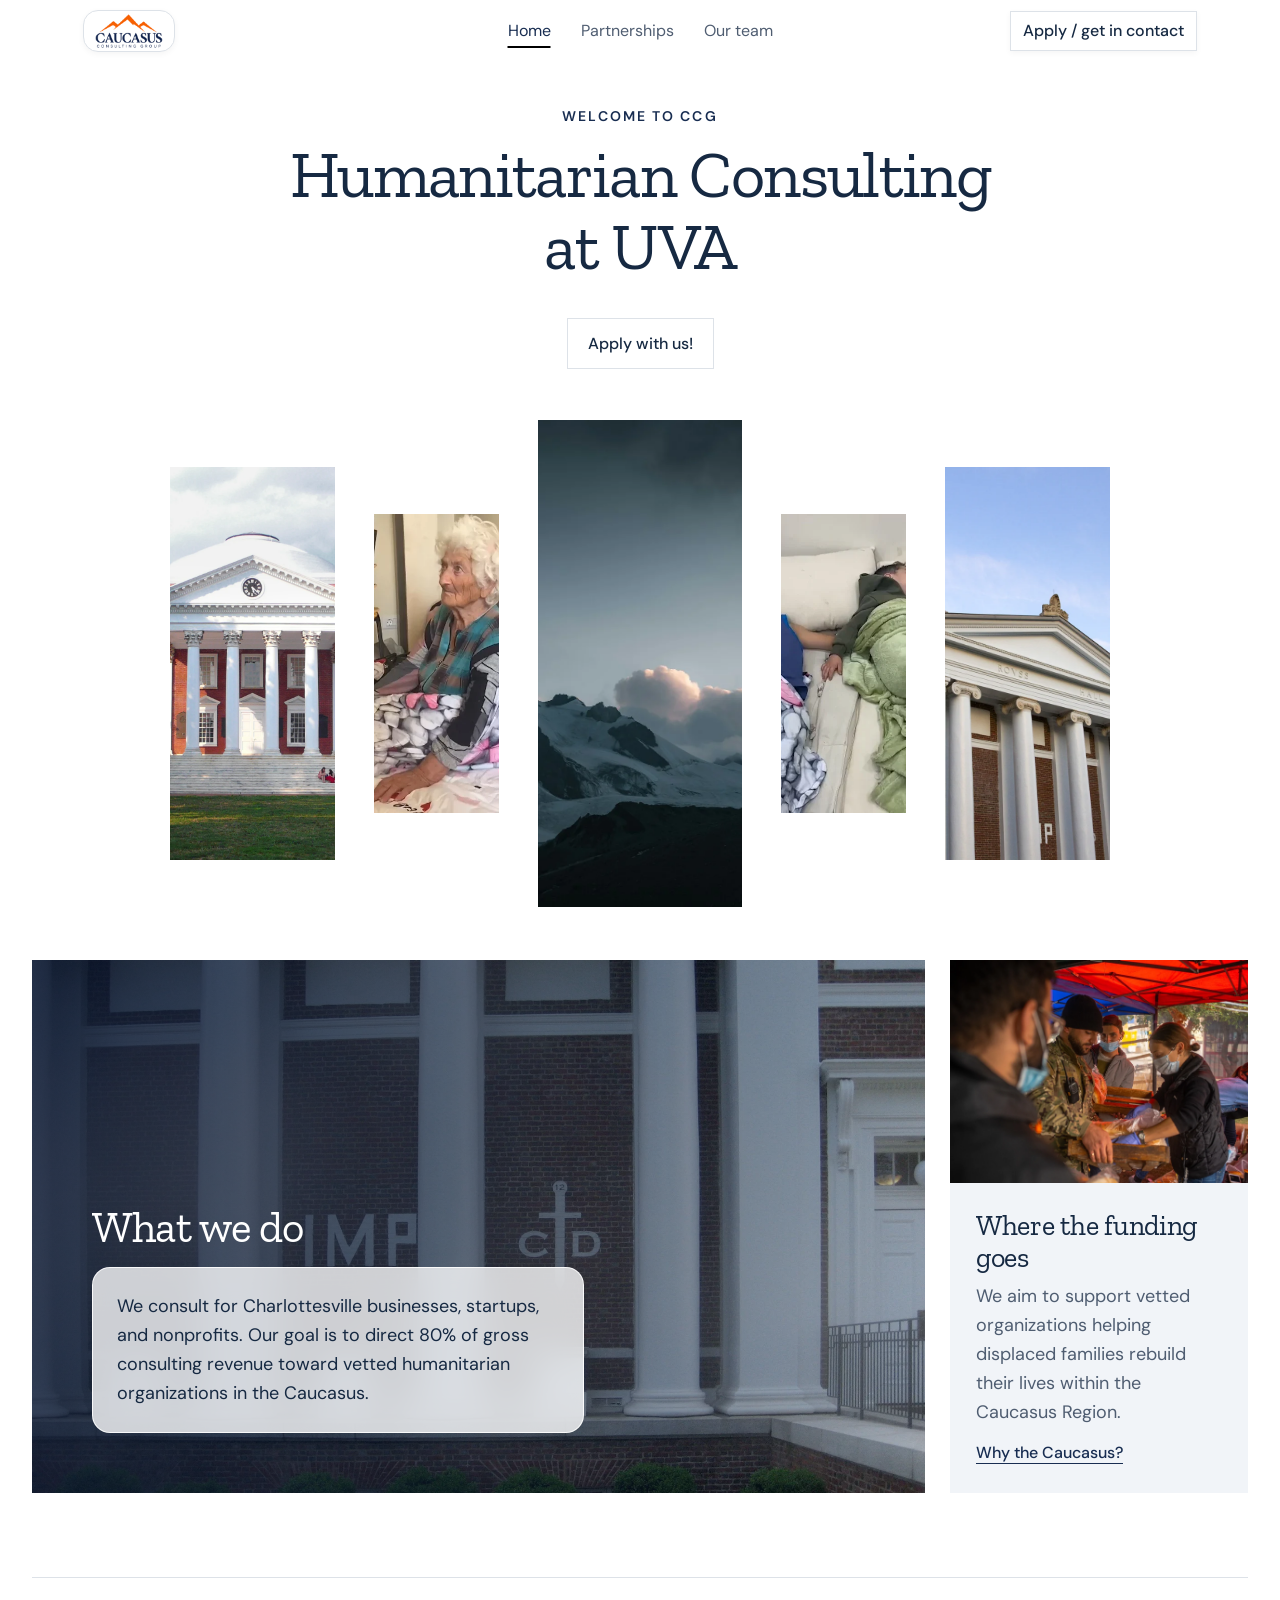
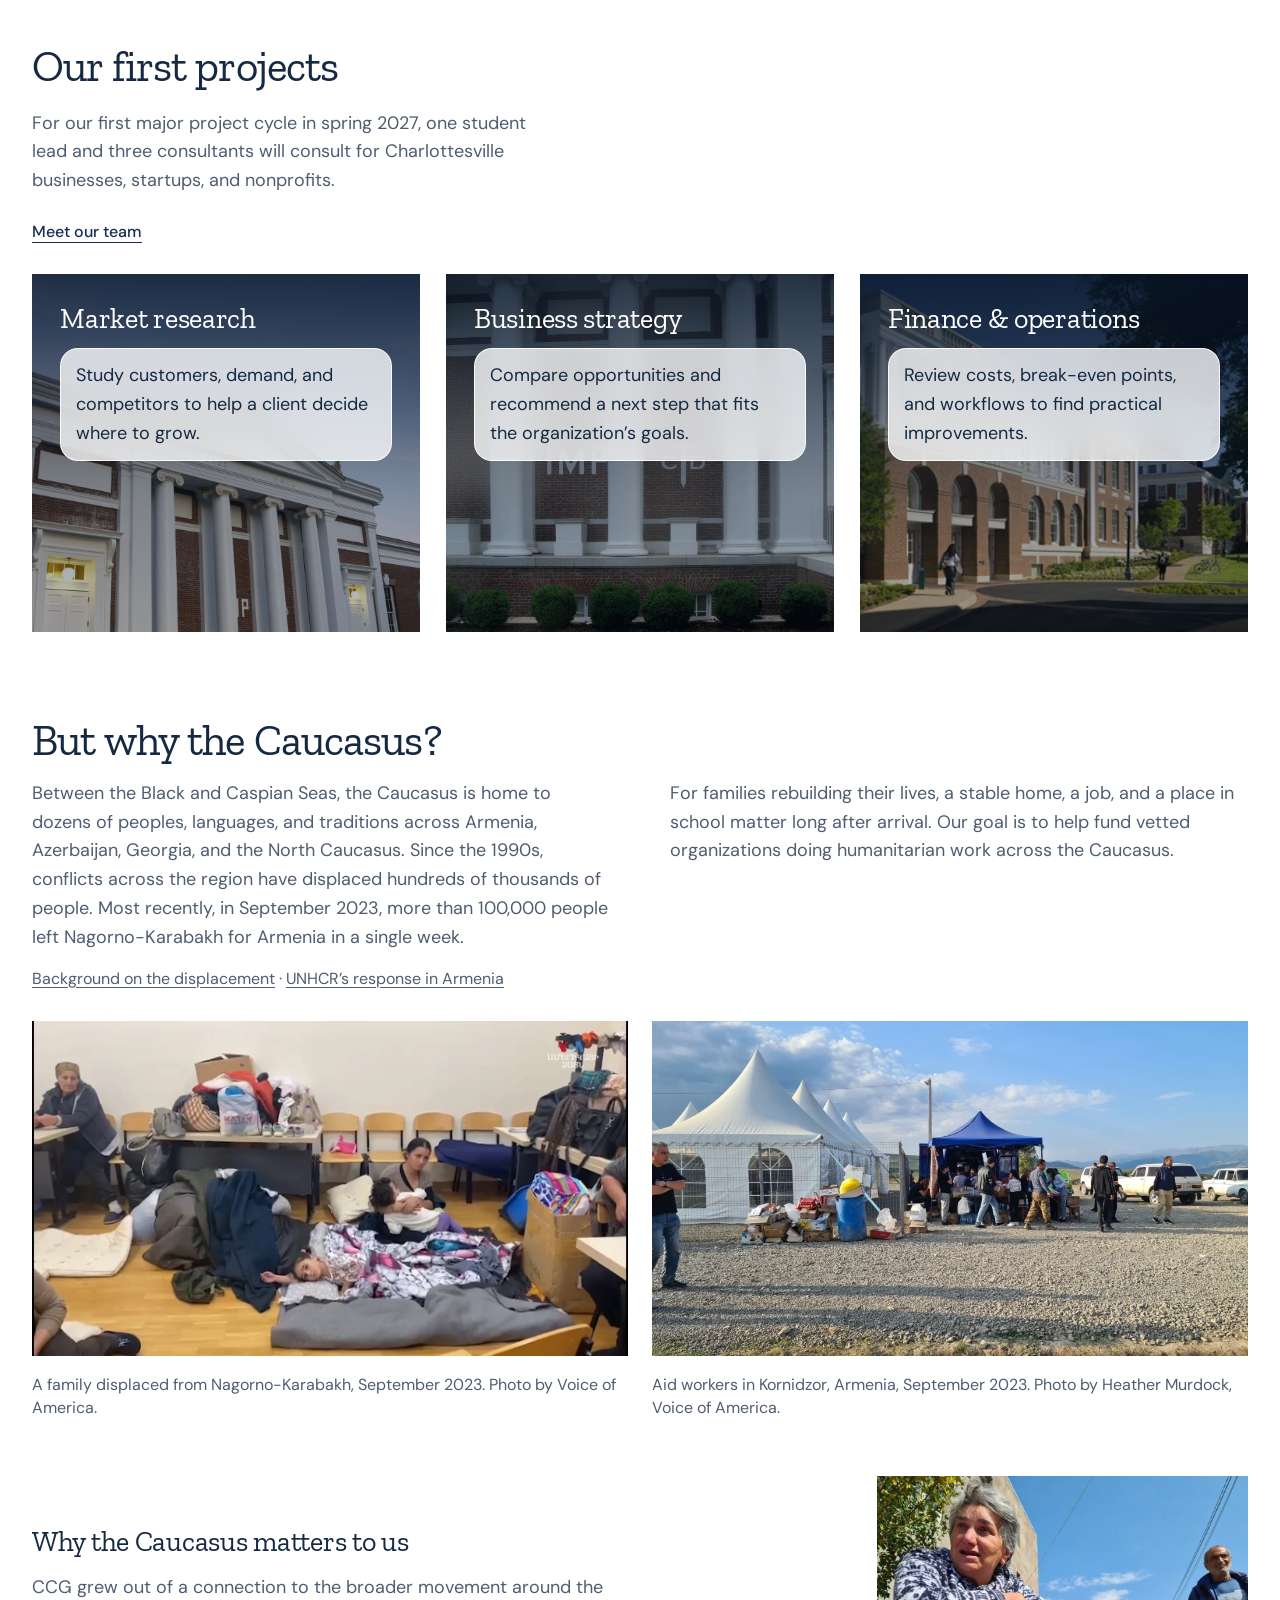
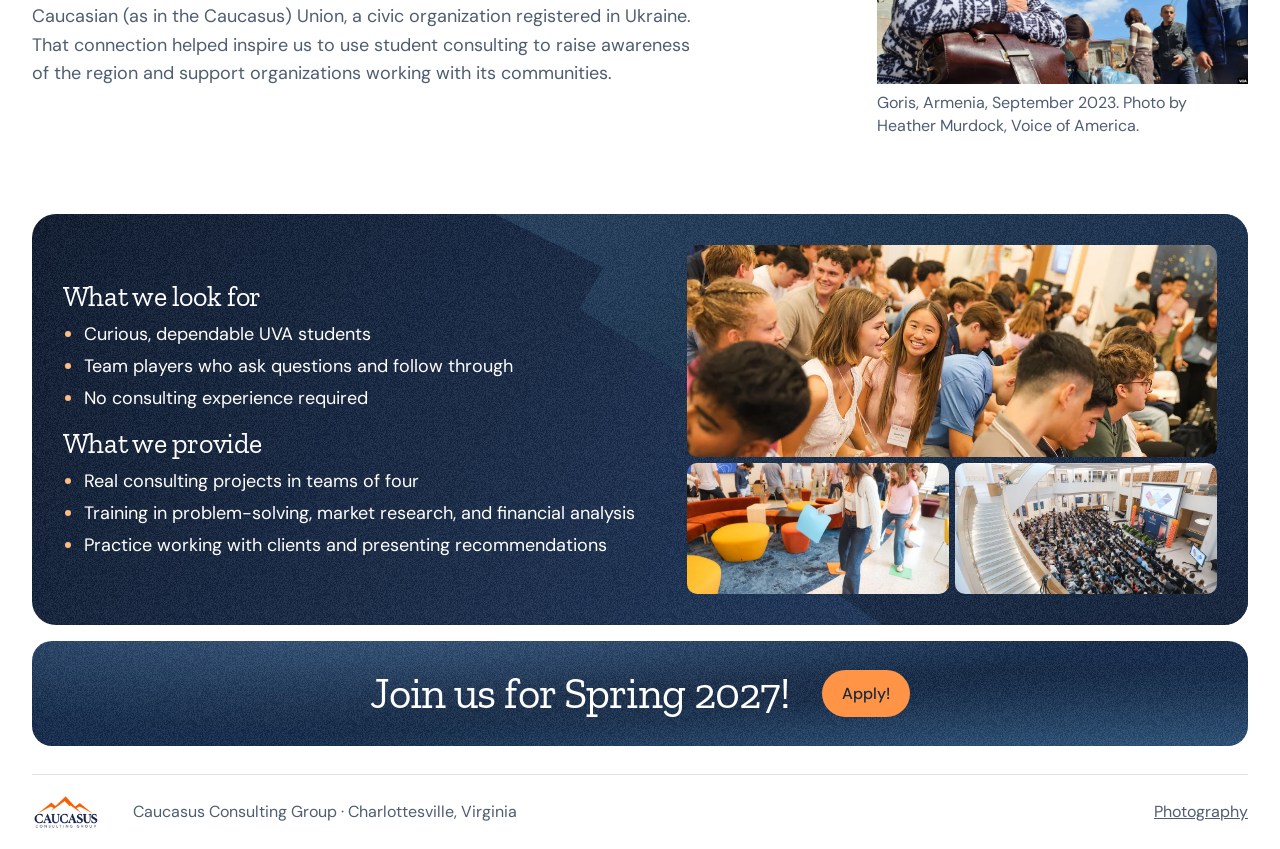
<file: index.html>
<!doctype html><html lang="en"><head><meta charset="utf-8"><meta name="viewport" content="width=device-width,initial-scale=1"><title>Home | Caucasus Consulting Group</title><meta name="description" content="Student-led consulting at UVA with a humanitarian mission in the Caucasus."><link rel="stylesheet" href="fonts.css"><link rel="stylesheet" href="style.css?v=4"><script defer src="site.js"></script></head><body><a class="skip" href="#main">Skip to content</a><header><a class="brand" href="index.html" aria-label="Caucasus Consulting Group home"><img src="assets/ccg.webp" alt="Caucasus Consulting Group"></a><nav aria-label="Main navigation"><a href="index.html" aria-current="page">Home</a><a href="partnerships.html">Partnerships</a><a href="team.html">Our team</a></nav><a class="contactBtn" href="contact.html">Apply / get in contact</a></header><main id="main"><section class="intro home-intro"><p class="label">Welcome to CCG</p><h1>Humanitarian Consulting&#32;
at UVA</h1><a class="btn" href="#recruitment">Apply with us!</a></section>
<section class="gallery" aria-label="UVA and the communities at the heart of our mission">
  <figure class="scene rotunda"><img src="assets/rotunda.webp" alt="The Rotunda at the University of Virginia"></figure>
  <figure class="scene gallery-portrait"><img src="assets/armenia-portrait.webp" alt="A woman displaced from Nagorno-Karabakh sits on a bed in Armenia, September 2023."></figure>
  <figure class="scene mountains"><img src="assets/mountains.webp" alt="Mount Kazbek in the Caucasus Mountains"></figure>
  <figure class="scene gallery-children"><img src="assets/armenia-children.webp" alt="Two children displaced from Nagorno-Karabakh rest in Armenia, September 2023."></figure>
  <figure class="scene mcintire"><img src="assets/mcintire.webp" alt="McIntire School of Commerce"></figure>
</section>
<div class="work consulting-overview">
  <section class="consulting-intro" aria-labelledby="work-heading">
    <img class="mcintire-feature" src="assets/mcintire-campus.webp" loading="lazy" alt="White columns along the brick façade of Rouss Hall at UVA’s McIntire School of Commerce">
    <div class="consulting-copy">
      <h2 id="work-heading">What we do</h2>
      <p class="consulting-description glass-panel">We consult for Charlottesville businesses, startups, and nonprofits. Our goal is to direct 80% of gross consulting revenue toward vetted humanitarian organizations in the Caucasus.</p>
    </div>
  </section>
  <aside class="aid-focus" aria-labelledby="aid-focus-heading">
    <img src="assets/armenia-2.webp" loading="lazy" alt="Volunteers in Yerevan sort donated supplies for displaced families.">
    <div>
      <h3 id="aid-focus-heading">Where the funding goes</h3>
      <p>We aim to support vetted organizations helping displaced families rebuild their lives within the Caucasus Region.</p>
      <a class="link" href="#region-heading">Why the Caucasus?</a>
    </div>
  </aside>
</div>
<section class="work project-cycle" aria-labelledby="projects-heading">
  <div><h2 id="projects-heading">Our first projects</h2><p>For our first major project cycle in spring 2027, one student lead and three consultants will consult for Charlottesville businesses, startups, and nonprofits.</p><a class="link" href="team.html">Meet our team</a></div>
  <div class="services">
    <div class="service-card">
      <img src="assets/mcintire.webp" loading="lazy" alt="">
      <div class="service-content"><h3>Market research</h3><p class="glass-panel">Study customers, demand, and competitors to help a client decide where to grow.</p></div>
    </div>
    <div class="service-card">
      <img src="assets/mcintire-campus.webp" loading="lazy" alt="">
      <div class="service-content"><h3>Business strategy</h3><p class="glass-panel">Compare opportunities and recommend a next step that fits the organization’s goals.</p></div>
    </div>
    <div class="service-card">
      <img src="assets/mcintire-rouss.webp" loading="lazy" alt="">
      <div class="service-content"><h3>Finance &amp; operations</h3><p class="glass-panel">Review costs, break-even points, and workflows to find practical improvements.</p></div>
    </div>
  </div>
</section>
<section class="region people-region" aria-labelledby="region-heading">

  <div>

    <h2 id="region-heading">But why the Caucasus?</h2>
    <p>Between the Black and Caspian Seas, the Caucasus is home to dozens of peoples, languages, and traditions across Armenia, Azerbaijan, Georgia, and the North Caucasus. Since the 1990s, conflicts across the region have displaced hundreds of thousands of people. Most recently, in September 2023, more than 100,000 people left Nagorno-Karabakh for Armenia in a single week.</p>
    <p>For families rebuilding their lives, a stable home, a job, and a place in school matter long after arrival. Our goal is to help fund vetted organizations doing humanitarian work across the Caucasus.</p>
    <p class="region-sources"><a href="https://www.ushmm.org/genocide-prevention/blog/refugees-from-nagorno-karabakh-face-uncertain-future-one-year-after-fleeing">Background on the displacement</a> · <a href="https://www.unhcr.org/am/en/refugee-response-and-coordination-0">UNHCR’s response in Armenia</a></p>
  </div>
  <div class="documentary">
    <figure><img src="assets/armenia-1.webp" loading="lazy" alt="A family rests on bedding beside chairs and bags in a shared room."><figcaption>A family displaced from Nagorno-Karabakh, September 2023. Photo by Voice of America.</figcaption></figure>
    <figure><img src="assets/kornidzor-aid.webp" loading="lazy" alt="Aid workers set up supplies near the Armenian border in Kornidzor."><figcaption>Aid workers in Kornidzor, Armenia, September 2023. Photo by Heather Murdock, Voice of America.</figcaption></figure>
  </div>
  <section class="mission-origin" aria-labelledby="mission-origin-heading">
    <div>
      <h3 id="mission-origin-heading">Why the Caucasus matters to us</h3>
      <p>CCG grew out of a connection to the broader movement around the Caucasian (as in the Caucasus) Union, a civic organization registered in Ukraine. That connection helped inspire us to use student consulting to raise awareness of the region and support organizations working with its communities.</p>
    </div>
    <figure>
      <img src="assets/goris-arrival.webp" loading="lazy" alt="People who fled Nagorno-Karabakh gather in Goris, Armenia.">
      <figcaption>Goris, Armenia, September 2023. Photo by Heather Murdock, Voice of America.</figcaption>
    </figure>
  </section>
</section>
<section class="recruitment-preview" id="recruitment" aria-label="Spring 2027 recruitment">
  <div class="recruitment-copy">
    <div>
      <h2>What we look for</h2>
      <ul>
        <li>Curious, dependable UVA students</li>
        <li>Team players who ask questions and follow through</li>
        <li>No consulting experience required</li>
      </ul>
    </div>
    <div>
      <h2>What we provide</h2>
      <ul>
        <li>Real consulting projects in teams of four</li>
        <li>Training in problem-solving, market research, and financial analysis</li>
        <li>Practice working with clients and presenting recommendations</li>
      </ul>
    </div>
  </div>
  <div class="recruitment-collage" role="group" aria-label="McIntire student photos">
    <figure tabindex="0">
      <img src="assets/mcintire-students.webp" loading="lazy" alt="McIntire students sitting together at COMMence.">
      <figcaption>Photo by Amanda Maglione</figcaption>
    </figure>
    <figure tabindex="0">
      <img src="assets/mcintire-commence-workshop.webp" loading="lazy" alt="McIntire students taking part in a teamwork workshop.">
      <figcaption>Photo by Amanda Maglione</figcaption>
    </figure>
    <figure tabindex="0">
      <img src="assets/mcintire-commence-conference.webp" loading="lazy" alt="McIntire students gathered in the atrium for the COMMence conference.">
      <figcaption>Photo by Amanda Maglione</figcaption>
    </figure>
  </div>
</section>
<section class="banner recruitment" aria-labelledby="join-heading">
  <h2 id="join-heading">Join us for Spring 2027!</h2>
  <a class="btn" href="apply.html">Apply!</a>
</section>
</main><footer><a class="brand" href="index.html" aria-label="Caucasus Consulting Group home"><img src="assets/ccg.webp" alt="Caucasus Consulting Group"></a><small>Caucasus Consulting Group · Charlottesville, Virginia</small><a href="assets/photo-credits.txt">Photography</a></footer></body></html>
</file>
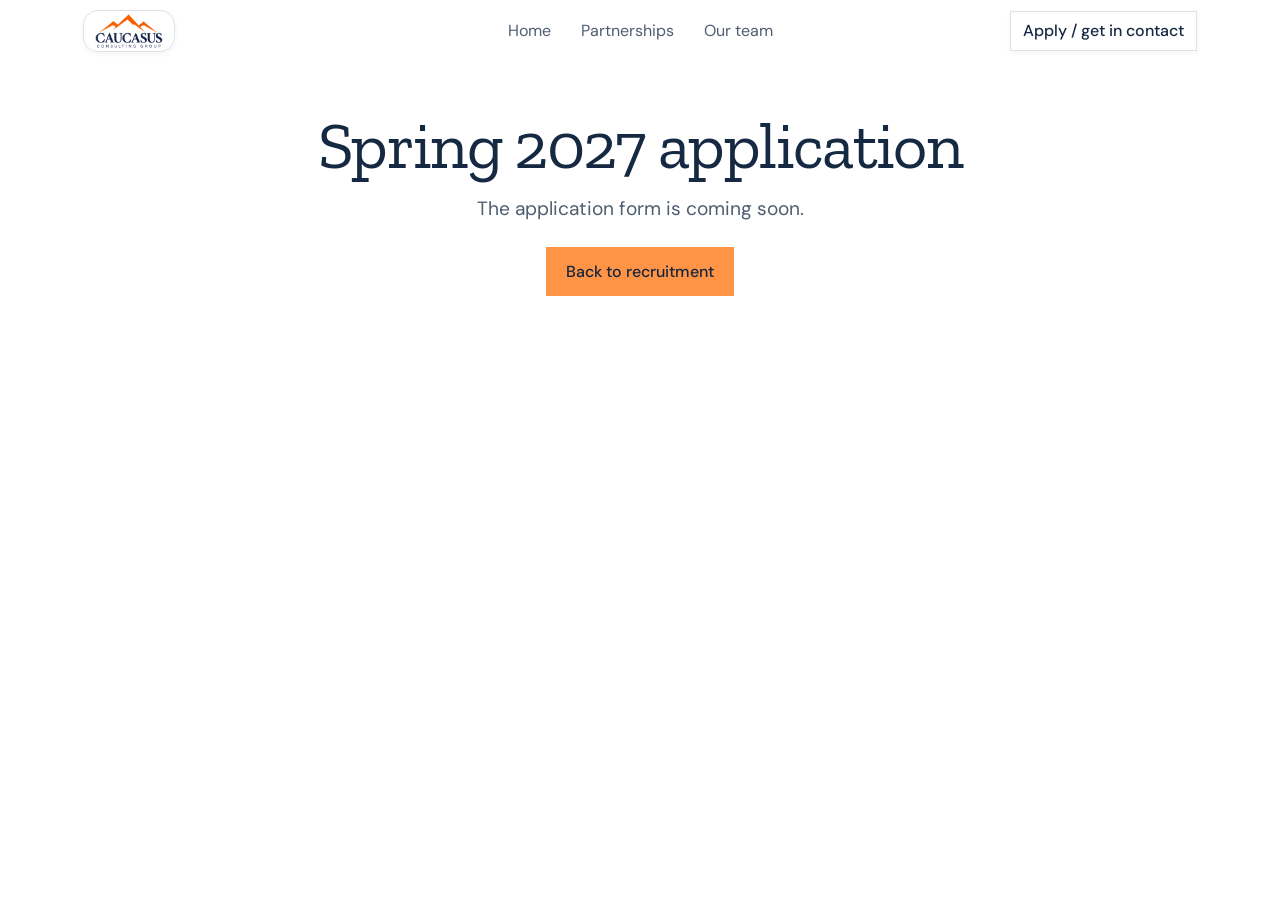
<file: apply.html>
<!doctype html>
<html lang="en">
<head>
  <meta charset="utf-8">
  <meta name="viewport" content="width=device-width,initial-scale=1">
  <title>Apply | Caucasus Consulting Group</title>
  <link rel="stylesheet" href="fonts.css">
  <link rel="stylesheet" href="style.css?v=4">
  <script defer src="site.js"></script>
</head>
<body>
  <a class="skip" href="#main">Skip to content</a>
  <header>
    <a class="brand" href="index.html" aria-label="Caucasus Consulting Group home"><img src="assets/ccg.webp" alt="Caucasus Consulting Group"></a>
    <nav aria-label="Main navigation">
      <a href="index.html">Home</a>
      <a href="partnerships.html">Partnerships</a>
      <a href="team.html">Our team</a>
    </nav>
    <a class="contactBtn" href="contact.html">Apply / get in contact</a>
  </header>
  <main id="main">
    <section class="intro">
      <h1>Spring 2027 application</h1>
      <p class="lead">The application form is coming soon.</p>
      <a class="btn" href="index.html#recruitment">Back to recruitment</a>
    </section>
  </main>
</body>
</html>
</file>
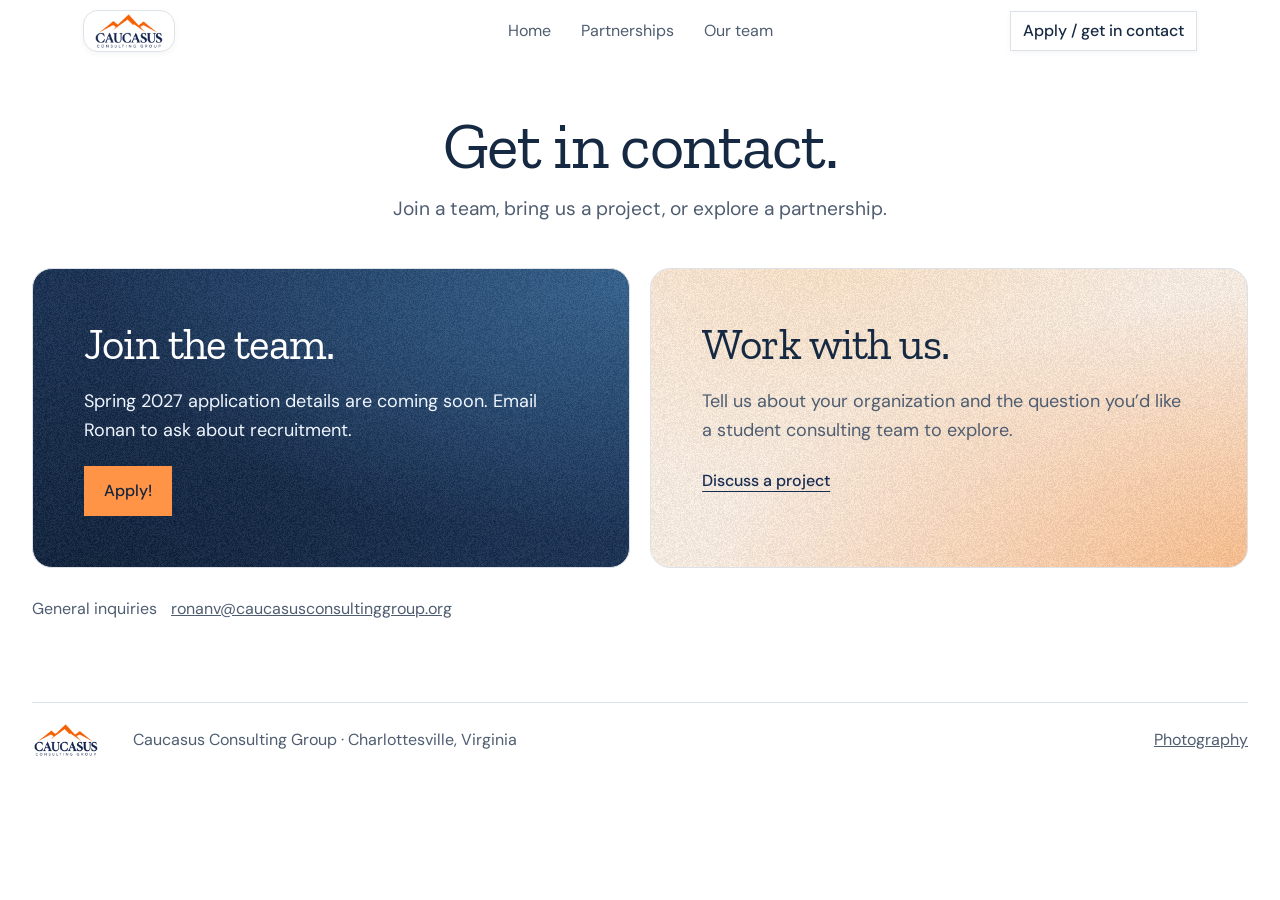
<file: contact.html>
<!doctype html><html lang="en"><head><meta charset="utf-8"><meta name="viewport" content="width=device-width,initial-scale=1"><title>Get in contact | Caucasus Consulting Group</title><meta name="description" content="Student-led consulting at UVA with a humanitarian mission in the Caucasus."><link rel="stylesheet" href="fonts.css"><link rel="stylesheet" href="style.css?v=4"><script defer src="site.js"></script></head><body class="inner"><a class="skip" href="#main">Skip to content</a><header><a class="brand" href="index.html" aria-label="Caucasus Consulting Group home"><img src="assets/ccg.webp" alt="Caucasus Consulting Group"></a><nav aria-label="Main navigation"><a href="index.html">Home</a><a href="partnerships.html">Partnerships</a><a href="team.html">Our team</a></nav><a class="contactBtn" href="contact.html">Apply / get in contact</a></header><main id="main"><section class="intro"><h1>Get in contact.</h1><p class="lead">Join a team, bring us a project, or explore a partnership.</p></section><section class="connect"><section id="students"><h2>Join the team.</h2><p>Spring 2027 application details are coming soon. Email Ronan to ask about recruitment.</p><a class="btn" href="apply.html">Apply!</a></section><section><h2>Work with us.</h2><p>Tell us about your organization and the question you’d like a student consulting team to explore.</p><a class="link" href="mailto:ronanv@caucasusconsultinggroup.org?subject=Project%20or%20partnership%20inquiry">Discuss a project</a></section></section><p class="direct">General inquiries <a href="mailto:ronanv@caucasusconsultinggroup.org">ronanv@caucasusconsultinggroup.org</a></p></main><footer><a class="brand" href="index.html" aria-label="Caucasus Consulting Group home"><img src="assets/ccg.webp" alt="Caucasus Consulting Group"></a><small>Caucasus Consulting Group · Charlottesville, Virginia</small><a href="assets/photo-credits.txt">Photography</a></footer></body></html>
</file>
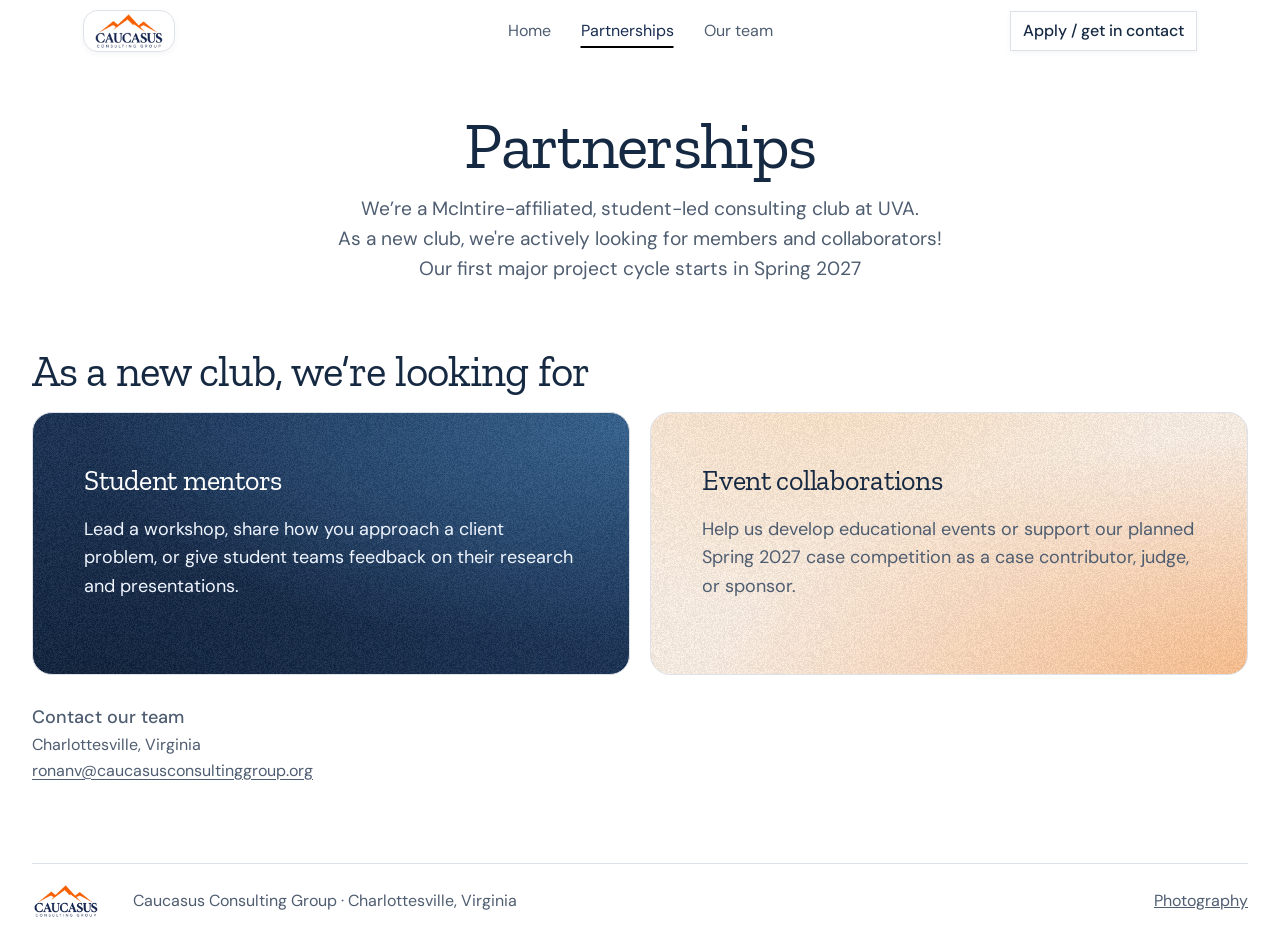
<file: partnerships.html>
<!doctype html>
<html lang="en">
<head>
  <meta charset="utf-8">
  <meta name="viewport" content="width=device-width,initial-scale=1">
  <title>Partnerships | Caucasus Consulting Group</title>
  <meta name="description" content="Partner with Caucasus Consulting Group, a student-led, McIntire-affiliated consulting club at UVA.">
  <link rel="stylesheet" href="fonts.css">
  <link rel="stylesheet" href="style.css?v=4">
  <script defer src="site.js"></script>
</head>
<body class="inner">
  <a class="skip" href="#main">Skip to content</a>
  <header>
    <a class="brand" href="index.html" aria-label="Caucasus Consulting Group home"><img src="assets/ccg.webp" alt="Caucasus Consulting Group"></a>
    <nav aria-label="Main navigation">
      <a href="index.html">Home</a>
      <a href="partnerships.html" aria-current="page">Partnerships</a>
      <a href="team.html">Our team</a>
    </nav>
    <a class="contactBtn" href="contact.html">Apply / get in contact</a>
  </header>
  <main id="main">
    <section class="intro partnerships-intro">
      <h1>Partnerships</h1>
      <p class="lead">We’re a McIntire-affiliated, student-led consulting club at UVA.&#32;
As a new club, we're actively looking for members and collaborators!
Our first major project cycle starts in Spring 2027
</p>
    </section>
    <section class="partnership-opportunities" aria-labelledby="opportunities-heading">
      <h2 id="opportunities-heading">As a new club, we’re looking for</h2>
      <div class="connect">
        <section aria-labelledby="mentorship-heading">
          <h3 id="mentorship-heading">Student mentors</h3>
          <p>Lead a workshop, share how you approach a client problem, or give student teams feedback on their research and presentations.</p>
        </section>
        <section aria-labelledby="events-heading">
          <h3 id="events-heading">Event collaborations</h3>
          <p>Help us develop educational events or support our planned Spring 2027 case competition as a case contributor, judge, or sponsor.</p>
        </section>
      </div>
    </section>
    <p class="direct contact-block"><strong>Contact our team</strong>Charlottesville, Virginia<br><a href="mailto:ronanv@caucasusconsultinggroup.org?subject=CCG%20partnership%20inquiry">ronanv@caucasusconsultinggroup.org</a></p>
  </main>
  <footer>
    <a class="brand" href="index.html" aria-label="Caucasus Consulting Group home"><img src="assets/ccg.webp" alt="Caucasus Consulting Group"></a>
    <small>Caucasus Consulting Group · Charlottesville, Virginia</small>
    <a href="assets/photo-credits.txt">Photography</a>
  </footer>
</body>
</html>
</file>
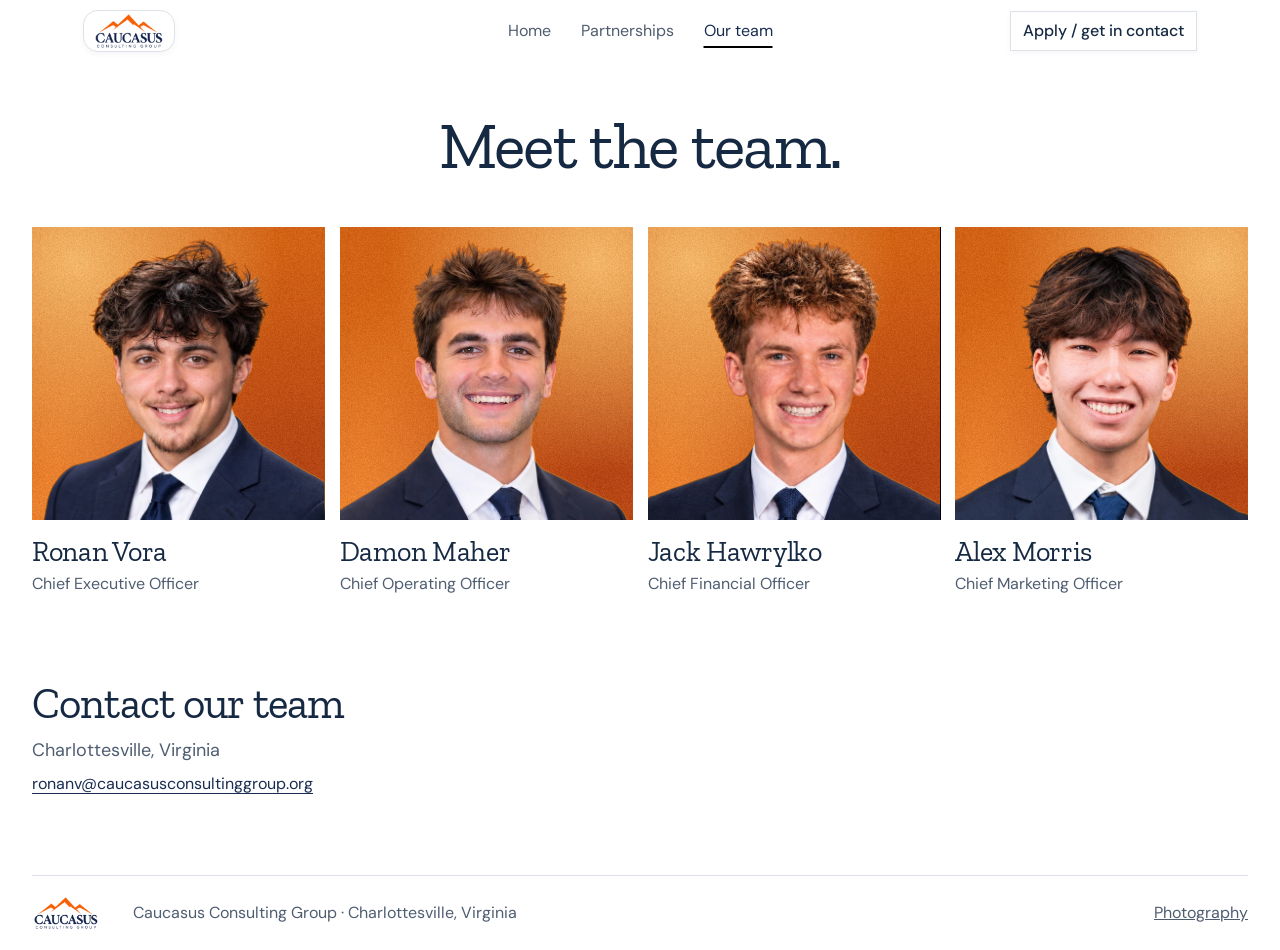
<file: team.html>
<!doctype html><html lang="en"><head><meta charset="utf-8"><meta name="viewport" content="width=device-width,initial-scale=1"><title>Our team | Caucasus Consulting Group</title><meta name="description" content="Student-led consulting at UVA with a humanitarian mission in the Caucasus."><link rel="stylesheet" href="fonts.css"><link rel="stylesheet" href="style.css?v=4"><script defer src="site.js"></script></head><body class="inner"><a class="skip" href="#main">Skip to content</a><header><a class="brand" href="index.html" aria-label="Caucasus Consulting Group home"><img src="assets/ccg.webp" alt="Caucasus Consulting Group"></a><nav aria-label="Main navigation"><a href="index.html">Home</a><a href="partnerships.html">Partnerships</a><a href="team.html" aria-current="page">Our team</a></nav><a class="contactBtn" href="contact.html">Apply / get in contact</a></header><main id="main"><section class="intro"><h1>Meet the team.</h1></section><section class="teamgrid"><svg width="0" height="0" aria-hidden="true" style="position:absolute"><defs><filter id="portrait-cutout" x="0" y="0" width="1" height="1" color-interpolation-filters="sRGB"><feColorMatrix type="matrix" values="1 0 0 0 0  0 1 0 0 0  0 0 1 0 0  -4 0 8 1 2"/></filter></defs></svg><div class="portraits"><figure><div class="portrait-backdrop"><img src="assets/member-0.webp" alt="Ronan Vora"></div><figcaption><h2>Ronan Vora</h2><p>Chief Executive Officer</p></figcaption></figure><figure><div class="portrait-backdrop"><img src="assets/member-1.webp" alt="Damon Maher"></div><figcaption><h2>Damon Maher</h2><p>Chief Operating Officer</p></figcaption></figure><figure><div class="portrait-backdrop"><img src="assets/member-2.webp" alt="Jack Hawrylko"></div><figcaption><h2>Jack Hawrylko</h2><p>Chief Financial Officer</p></figcaption></figure><figure><div class="portrait-backdrop"><img src="assets/member-3.webp" alt="Alex Morris"></div><figcaption><h2>Alex Morris</h2><p>Chief Marketing Officer</p></figcaption></figure></div></section><section class="team-contact" aria-labelledby="team-contact-heading"><h2 id="team-contact-heading">Contact our team</h2><p>Charlottesville, Virginia</p><a class="team-email" href="mailto:ronanv@caucasusconsultinggroup.org">ronanv@caucasusconsultinggroup.org</a></section></main><footer><a class="brand" href="index.html" aria-label="Caucasus Consulting Group home"><img src="assets/ccg.webp" alt="Caucasus Consulting Group"></a><small>Caucasus Consulting Group · Charlottesville, Virginia</small><a href="assets/photo-credits.txt">Photography</a></footer></body></html>
</file>
<file: fonts.css>
@font-face {
  font-family: 'DM Sans';
  font-style: normal;
  font-weight: 400;
  font-display: swap;
  src: url(assets/DM-Sans-400-normal.ttf) format('truetype');
}
@font-face {
  font-family: 'DM Sans';
  font-style: normal;
  font-weight: 500;
  font-display: swap;
  src: url(assets/DM-Sans-500-normal.ttf) format('truetype');
}
@font-face {
  font-family: 'DM Sans';
  font-style: normal;
  font-weight: 600;
  font-display: swap;
  src: url(assets/DM-Sans-600-normal.ttf) format('truetype');
}
@font-face {
  font-family: 'DM Sans';
  font-style: normal;
  font-weight: 700;
  font-display: swap;
  src: url(assets/DM-Sans-700-normal.ttf) format('truetype');
}
@font-face {
  font-family: 'Zilla Slab';
  font-style: normal;
  font-weight: 400;
  font-display: swap;
  src: url(assets/zilla-slab-400.ttf) format('truetype');
}
@font-face {
  font-family: 'Zilla Slab';
  font-style: normal;
  font-weight: 500;
  font-display: swap;
  src: url(assets/zilla-slab-500.ttf) format('truetype');
}
@font-face {
  font-family: 'Zilla Slab';
  font-style: normal;
  font-weight: 600;
  font-display: swap;
  src: url(assets/zilla-slab-600.ttf) format('truetype');
}
</file>
<file: style.css>
:root{--navy:#182d51;--ink:#162942;--muted:#4f5d71;--border:#dde2e8;--serif:'Zilla Slab',Georgia,serif}
*{box-sizing:border-box}html{scroll-behavior:smooth}body{margin:0;background:#fff;color:var(--ink);}a{color:inherit;text-decoration:none}p,h1,h2,figure{margin:0}header,footer,.gallery,.work,.teamgrid,.banner,.connect,.direct{width:min(90%,1490px);margin-inline:auto}
header{display:flex;align-items:center;justify-content:space-between;padding:22px 0;position:relative}header nav{display:flex;gap:30px;align-items:center;position:absolute;left:50%;transform:translateX(-50%)}header nav a{color:var(--muted)}header nav a[aria-current],header nav a:hover{color:var(--navy);text-decoration:underline;text-underline-offset:6px}.brand,.contactBtn{display:inline-flex;align-items:center;border:1px solid var(--border);border-radius:14px;background:white;box-shadow:0 2px 6px #22131a0b}.brand{gap:8px;padding:7px 15px;color:var(--navy)}
.emblem{width:35px;height:34px}
.contactBtn{gap:16px;padding:12px 18px;}
.intro{text-align:center;padding:clamp(30px,3.3vw,62px) 5% 0}.label,.scene figcaption span{text-transform:uppercase}.intro .label{display:flex;align-items:center;justify-content:center;gap:12px;color:var(--navy)}.label i{width:22px;height:1px;background:#e57200}h1,h2,.scene figcaption b,.metric strong{font-family:var(--serif);}h1{margin:14px auto 15px}em{color:var(--navy);}
.lead{color:var(--muted)}.btn{display:inline-flex;align-items:center;justify-content:center;gap:20px;padding:12px 20px;border-radius:10px;background:var(--navy);color:white;}.intro .btn{margin-top:23px;border-radius:0}.btn:hover{background:#264979}.contactBtn:hover{border-color:#ae5420}.gallery{margin-block:36px 53px;display:grid;grid-template-columns:1fr 1.57fr 1fr;gap:14px;align-items:center}.scene{position:relative;overflow:hidden;border-radius:0;aspect-ratio:1;width:100%;min-width:0;background:#51474b;color:white}.scene img,.campus{width:100%;height:100%;object-fit:cover;display:block}.scene:after{content:'';position:absolute;inset:0;background:linear-gradient(0deg,#171417bb,transparent 56%)}.scene figcaption{position:absolute;z-index:1;bottom:21px;left:24px;right:12px}.scene figcaption span{display:flex;gap:5px;align-items:center;}.scene svg{width:13px;height:15px}.scene figcaption b{display:block;margin-top:3px}
.banner{background:#162c4e;color:white;border-radius:20px;padding:clamp(29px,3.6vw,64px);display:flex;gap:6%;align-items:center;justify-content:space-between}.banner .label{color:#ffcc9f;margin-bottom:15px}.work,.teamgrid,.connect{display:grid;grid-template-columns:1fr 1fr;gap:8%;align-items:start;margin-block:84px}.work .label,.roster .label,.connect .label{color:var(--navy);margin-bottom:15px}.work p:not(.label),.connect p:not(.label){color:var(--muted);max-width:500px;margin:18px 0 22px}.link{text-decoration:underline;text-underline-offset:5px;color:var(--navy)}.services details,article{border-top:1px solid var(--border);padding:18px 0}.services details:last-child{border-bottom:1px solid var(--border)}summary{cursor:pointer;display:flex;justify-content:space-between;align-items:center;}summary::-webkit-details-marker{display:none}summary::after{content:'+';color:var(--navy)}details[open] summary::after{content:'−'}.work details p:not(.label){margin-bottom:2px}.teamgrid{gap:5%;align-items:center;margin-top:45px}.campus{height:375px;border-radius:18px}
.roster article p{color:var(--muted);margin-top:6px}.banner .btn{background:white;color:var(--navy)}.banner{margin-bottom:60px}.connect{gap:20px;margin-block:44px 28px}.connect section{border:1px solid var(--border);border-radius:20px;padding:clamp(24px,4vw,60px);height:100%;background:#eff4fa}.connect section+section{background:#f6f5f2}.direct{margin-bottom:80px;color:var(--muted)}.direct a{text-decoration:underline;margin-left:10px;overflow-wrap:anywhere}footer{border-top:1px solid var(--border);display:flex;align-items:center;gap:20px;padding:25px 0;color:var(--muted)}footer .brand{box-shadow:none;border:0;padding-left:0}footer>a:last-child{margin-left:auto;text-decoration:underline}.skip{position:absolute;left:-9999px}.skip:focus{left:8px;top:8px;background:white;z-index:2}a:focus-visible,summary:focus-visible{outline:3px solid #ae4f15;outline-offset:4px}
@media(max-width:760px){header{padding:14px 0 45px}header nav{bottom:3px;gap:24px;width:max-content}.intro{padding-top:36px}h1{max-width:640px}.gallery{grid-template-columns:1fr 1.35fr 1fr;gap:7px}.scene figcaption{left:10px;bottom:12px}.scene figcaption span{display:none}
.work,.teamgrid,.connect{grid-template-columns:1fr;gap:28px;margin-block:45px}.campus{height:270px}.work{gap:32px}.banner{gap:22px;align-items:start;flex-direction:column}.desktop{display:none}footer{gap:10px;flex-wrap:wrap}footer small{max-width:170px}.direct a{display:block;margin-left:0}}
@media(max-width:460px){.gallery{grid-template-columns:1fr 1fr;gap:8px;margin-block:26px 32px}.mountains{grid-column:1/-1;grid-row:1}.mountains figcaption span{display:flex}

.contactBtn{padding:10px 12px}.brand{padding:6px 12px}footer small{max-width:130px}
}
@media(prefers-reduced-motion:reduce){html{scroll-behavior:auto}.scene img{transition:none}}

.brand img{display:block;width:104px;height:auto}.brand{padding:6px 13px}footer .brand img{width:87px}
.banner{background-color:#102848;background-image:url('assets/grain.png'),radial-gradient(ellipse at 94% 133%,#315c87 0,transparent 57%),radial-gradient(ellipse at 28% -70%,#446994 0,transparent 65%),radial-gradient(ellipse at 59% 55%,#0b1b35 0,transparent 62%)}
.btn{background:#ff9446;color:#15253e}.btn:hover{background:#ffae73}.banner .btn{background:#ff9446;color:#17283f}
.connect section:first-child{background-color:#152e52;background-image:url('assets/grain.png'),radial-gradient(ellipse at 100% 5%,#315f8d,transparent 64%),radial-gradient(ellipse at 10% 105%,#0b1d38,transparent 68%);color:white}.connect section:first-child .label{color:#ffc28f}.connect section:first-child p:not(.label){color:#eff5ff}
.connect section+section{background-color:#fff3e8;background-image:url('assets/grain.png'),radial-gradient(ellipse at 110% 110%,#ffba81,transparent 65%),radial-gradient(ellipse at 30% -30%,#ffe4c4,transparent 60%)}
.teamgrid{display:block}.portraits{display:grid;grid-template-columns:repeat(4,1fr);gap:15px}.portraits img{display:block;width:100%;border-radius:16px}.roster{margin-top:40px;display:grid;grid-template-columns:1fr 1fr;column-gap:4%}.roster .label{grid-column:1/-1}

@media(max-width:760px){.portraits{grid-template-columns:1fr 1fr;gap:10px}.brand img{width:82px}
}

.region{width:min(90%,1490px);margin:0 auto clamp(44px,6vw,88px);display:grid;grid-template-columns:1fr 1fr;gap:7%;align-items:center}
.region img{width:100%;height:clamp(260px,24vw,380px);object-fit:cover;border-radius:18px}
.region .label{color:var(--navy);margin-bottom:14px}
.region p:not(.label){color:var(--muted);margin-top:16px;max-width:55ch}
.recruitment p:not(.label){max-width:63ch;margin:16px 0 0;color:#eef4fb}
.recruitment .btn{flex:none;min-width:110px}
@media(max-width:760px){.region{grid-template-columns:1fr;gap:24px}.region img{height:225px}}

.scene img{position:absolute;inset:0}
.region-sources a{text-decoration:underline;text-underline-offset:3px}.documentary figcaption{color:var(--muted);margin-top:8px}.documentary img{height:auto}.documentary a{text-decoration:underline;text-underline-offset:3px}
.people-region{display:block}.people-region>div:first-child{display:grid;grid-template-columns:1fr 1fr;gap:14px 5%}.people-region h2{grid-column:1/-1}.people-region>div:first-child p:not(.label){margin:0;max-width:62ch}.people-region .region-sources{grid-column:1/-1}.documentary{display:grid;grid-template-columns:1fr 1fr;gap:24px;margin-top:30px}.documentary img{width:100%;aspect-ratio:16/9;object-fit:cover}.documentary figcaption{max-width:65ch}
@media(max-width:760px){.people-region>div:first-child{display:block}.documentary{grid-template-columns:1fr;gap:22px}.people-region h2+p{margin-top:16px}}
h1{text-wrap:balance}

.btn,.contactBtn,.brand,button{border-radius:0}.recruitment .btn{min-width:170px;min-height:64px;}
.scene:after{display:none}.portraits figure{min-width:0}.portraits img{aspect-ratio:1;object-fit:cover;object-position:center top;border-radius:0}.portraits figcaption{padding-top:15px}
.portraits p{color:var(--muted);margin-top:5px}

header .brand{border-radius:15px}
.home-intro{padding-top:clamp(38px,4vw,68px)}
h1 {
  
  
  max-width: none;
  margin-block: 12px;
  white-space: pre-line;
  text-wrap: wrap;
}

.home-intro + .gallery {
  width: min(86%, 940px);
  grid-template-columns: 1fr .76fr 1.24fr .76fr 1fr;
  gap: clamp(8px, 3vw, 44px);
  margin-top: clamp(34px, 4vw, 60px);
}
.home-intro + .gallery .scene {
  grid-column: auto;
  grid-row: auto;
  aspect-ratio: 8 / 19;
}
.gallery + .consulting-overview {
  margin-top: clamp(20px, 3vw, 40px);
}
.gallery-portrait img { object-position: 51% center; }
.gallery-children img { object-position: 46% center; }
@media (max-width: 520px) {
  .home-intro + .gallery {
    width: 92%;
    gap: 7px;
  }
}
.banner.recruitment {
  justify-content: center;
  align-items: center;
  gap: clamp(14px, 2.5vw, 36px);
  text-align: center;
}
.recruitment .btn {
  min-width: 0;
  min-height: 0;
  padding: 11px 20px;
  border-radius: 999px;
  
  text-align: center;
}
.team-contact {
  width: min(90%, 1490px);
  margin: 0 auto clamp(40px, 6vw, 84px);
}
.team-contact p {
  margin-block: 8px 4px;
  color: var(--muted);
}
.team-email {
  color: var(--navy);
  text-decoration: underline;
  text-underline-offset: 4px;
  overflow-wrap: anywhere;
}
.contactBtn, .home-intro .btn {
  border: 1px solid var(--border);
  background: #fff;
  color: var(--ink);
  transition: background-color .22s ease, border-color .22s ease;
}
.contactBtn:is(:hover, :focus-visible), .home-intro .btn:is(:hover, :focus-visible) {
  border-color: #ff9446;
  background: #ff9446;
}
@media (prefers-reduced-motion: reduce) {
  .contactBtn, .home-intro .btn { transition: none; }
}
.portrait-backdrop{--glow-x:15%;position:relative;isolation:isolate;background-color:#db600b;background-image:radial-gradient(ellipse at var(--glow-x) 12%,#ffbd68,transparent 58%),radial-gradient(ellipse at 90% 85%,#b93e0a,transparent 65%),radial-gradient(ellipse at 20% 105%,#ff9135,transparent 57%)}
.portrait-backdrop:before{content:'';position:absolute;inset:0;background-image:url('assets/grain.png');background-size:94px;pointer-events:none}
.portrait-backdrop img{filter:url(#portrait-cutout)}
.portraits figure:nth-child(even) .portrait-backdrop{--glow-x:88%}
@media(max-width:760px){.home-intro{padding-top:38px}.team-email{max-width:100%}}

.consulting-overview {
  grid-template-columns: minmax(0, 3fr) minmax(0, 1fr);
  align-items: stretch;
  gap: clamp(12px, 2vw, 26px);
}
.consulting-intro {
  position: relative;
  isolation: isolate;
  display: flex;
  align-items: end;
  min-height: clamp(320px, 39vw, 530px);
  padding: clamp(22px, 4.7vw, 70px);
  overflow: hidden;
  background: #162c4e;
  color: white;
}
.mcintire-feature, .consulting-intro::before, .service-card > img {
  position: absolute;
  inset: 0;
  width: 100%;
  height: 100%;
}
.mcintire-feature, .service-card > img { object-fit: cover; }
.mcintire-feature { z-index: -2; }
.consulting-intro::before {
  z-index: -1;
  content: '';
  background: linear-gradient(106deg, #0b1731db 0%, #0c1a31a6 47%, #0a132b45 100%);
}

.glass-panel {
  border: 1px solid #ffffffd9;
  border-radius: 18px;
  background-color: #ffffffc7;
  -webkit-backdrop-filter: blur(16px) saturate(125%);
  backdrop-filter: blur(16px) saturate(125%);
  color: var(--ink);
}
.consulting-intro .consulting-description:not(.label) {
  max-width: 41ch;
  margin: 16px 0 0;
  padding: clamp(15px, 2vw, 24px);
  color: var(--ink);
}
.aid-focus {
  display: flex;
  flex-direction: column;
  background: #f1f4f8;
}
.aid-focus img {
  display: block;
  width: 100%;
  min-height: 125px;
  flex: 1;
  aspect-ratio: 4 / 3;
  object-fit: cover;
}
.aid-focus > div { padding: clamp(13px, 2vw, 28px); }
.aid-focus h3 {
  margin: 0;
  
}
.aid-focus p:not(.label) { margin: 9px 0 12px; }
.aid-focus .link { display: inline-block; }
@media (max-width: 760px) {
  .consulting-overview { grid-template-columns: 1fr; }
  .aid-focus { display: grid; grid-template-columns: minmax(0, 1fr) minmax(0, 1.1fr); }
  .aid-focus img { align-self: stretch; height: 100%; aspect-ratio: auto; }
  .aid-focus > div { align-self: center; }
}
.project-cycle {
  grid-template-columns: 1fr;
  gap: 28px;
  border-top: 1px solid var(--border);
  padding-top: clamp(38px, 5vw, 74px);
}
.services {
  display: grid;
  grid-template-columns: repeat(3, minmax(0, 1fr));
  gap: clamp(12px, 2vw, 26px);
}
.service-card {
  position: relative;
  display: flex;
  align-items: start;
  min-height: clamp(240px, 28vw, 390px);
  isolation: isolate;
  overflow: hidden;
  padding: clamp(18px, 2.2vw, 32px);
  background: var(--navy);
}
.service-card > img { z-index: -2; }
.service-card::before {
  content: '';
  position: absolute;
  inset: 0;
  z-index: -1;
  background: linear-gradient(180deg, #091527d9, #09152770 62%, #09152745);
}
.service-content { width: 100%; }
.service-content h3 {
  margin: 0;
  color: white;
  
}
.service-content p:not(.label) {
  margin: 14px 0 0;
  padding: 12px 15px;
  color: var(--ink);
}
@media (max-width: 640px) {
  .services { grid-template-columns: 1fr; }
  .service-card { min-height: clamp(230px, 60vw, 330px); }
}

@media(max-width:760px){.people-region>div:first-child p:not(.label){margin-top:14px}}

header {
  width: 100%;
  padding: 10px max(4%, calc((100% - 1490px) / 2)) 4px;
  position: sticky;
  top: 0;
  z-index: 5;
  isolation: isolate;
}
header::before {
  content: '';
  position: absolute;
  inset: 0;
  z-index: -1;
  background: #ffffffde;
  -webkit-backdrop-filter: blur(16px);
  backdrop-filter: blur(16px);
  pointer-events: none;
}
header.is-scrolled::before { box-shadow: 0 5px 22px #16294218; }
header .brand { padding: 2px 9px; }
header .brand img { width: 72px; }
header .contactBtn { padding: 6px 12px; }
header nav { gap: clamp(15px, 2.7vw, 30px); }
header nav a {
  position: relative;
  padding: 4px 0;
  white-space: nowrap;
}
header nav a:is([aria-current], :hover, :focus-visible) {
  color: var(--navy);
  text-decoration: none;
}
header nav a::after {
  content: '';
  position: absolute;
  inset: auto 0 0;
  height: 2px;
  background: #000;
  transform: scaleX(0);
  transform-origin: left;
}
header nav a:is([aria-current], :hover, :focus-visible)::after { transform: scaleX(1); }
.skip:focus { z-index: 6; }
#main, #recruitment, #students, #region-heading { scroll-margin-top: 88px; }

.mission-origin { margin-top: clamp(26px, 5vw, 56px); }
.mission-origin h3 {
  margin: 0;
  
}
.mission-origin p { max-width: 68ch; }
.partnerships-intro .lead { max-width: 62ch; margin-inline: auto; white-space: pre-line; }
.direct .btn {
  display: inline-flex;
  margin-left: 0;
  text-decoration: none;
}

@media (max-width: 760px) {
  header {
    display: grid;
    grid-template-columns: 1fr auto;
    gap: 1px 8px;
    padding-top: 8px;
  }
  header .brand { justify-self: start; }
  header .brand img { width: 60px; }
  header nav {
    position: static;
    transform: none;
    grid-row: 2;
    grid-column: 1 / -1;
    justify-self: center;
  }
  header nav a { padding: 1px 0; }
}

.mission-origin, .recruitment-preview {
  display: grid;
  grid-template-columns: minmax(0, 3fr) minmax(0, 2fr);
  align-items: center;
  gap: clamp(18px, 4vw, 60px);
}
.recruitment-preview, .partnership-opportunities {
  width: min(90%, 1490px);
  margin-inline: auto;
}
.recruitment-preview {
  position: relative;
  isolation: isolate;
  overflow: hidden;
  background: url('assets/grain.png'), linear-gradient(126deg, #0b172c, #182e51 62%, #243f63);
}
.recruitment-preview::before {
  content: '';
  position: absolute;
  z-index: -1;
  inset: 0;
  background: url('assets/grain.png'), linear-gradient(155deg, #284664, #152c4a 60%, #101f39);
  clip-path: polygon(38% 0, 100% 0, 100% 100%, 70% 100%, 61% 82%, 64% 71%, 53% 53%, 54% 40%, 45% 23%, 47% 13%);
}
.recruitment-preview {
  grid-template-columns: minmax(0, 1fr) minmax(0, 1fr);
  gap: clamp(14px, 2vw, 30px);
  margin-bottom: clamp(20px, 3vw, 42px);
  padding: clamp(24px, 4vw, 64px);
  border-radius: 24px;
  color: #fff;
}
.recruitment-copy {
  display: grid;
  gap: clamp(20px, 2.5vw, 32px);
}

.recruitment-copy ul {
  margin: 8px 0 0;
  padding-inline-start: 1.2em;
}
.recruitment-copy li + li { margin-top: 3px; }
.recruitment-copy li::marker { color: #ffbd83; }
.people-region img {
  border-radius: 0;
}
.mission-origin figure img {
  display: block;
  width: 100%;
  height: auto;
}
.mission-origin figcaption {
  color: var(--muted);
  
  margin-top: 7px;
}
.recruitment-collage {
  display: grid;
  grid-template-columns: repeat(2, minmax(0, 1fr));
  gap: 8px;
}
.recruitment-collage figure {
  position: relative;
  overflow: hidden;
  aspect-ratio: 4 / 3;
  border-radius: 10px;
}
.recruitment-collage figure:first-child {
  grid-column: 1 / -1;
  aspect-ratio: 16 / 9;
}
.recruitment-collage img {
  display: block;
  width: 100%;
  height: 100%;
  object-fit: cover;
}
.recruitment-collage figcaption {
  position: absolute;
  inset: auto 0 0;
  padding: 5px 8px;
  background: #0b172c;
  color: #fff;
  
  opacity: 0;
}
.recruitment-collage figure:is(:hover, :focus) figcaption { opacity: 1; }
.recruitment-collage figure:focus-visible {
  outline: 2px solid #ffbd83;
  outline-offset: 2px;
}
.partnership-opportunities { margin-top: clamp(30px, 5vw, 64px); }

.partnership-opportunities .connect {
  width: 100%;
  margin-top: 16px;
}
.partnership-opportunities .connect h3 {
  margin: 0;
  
}
@media (max-width: 640px) {
  .mission-origin, .recruitment-preview { grid-template-columns: 1fr; }
  .home-intro + .gallery { gap: 5px; }
}

@media (prefers-reduced-motion: no-preference) {
  header::before { transition: box-shadow 50ms cubic-bezier(.1, .75, .35, 1); }
  header nav a::after { transition: transform 48ms cubic-bezier(.08, .72, .25, 1); }
  header nav a, header .contactBtn {
    transition: transform 48ms cubic-bezier(.08, .72, .25, 1), color 48ms ease-out, background-color 48ms ease-out, border-color 48ms ease-out;
  }
  header nav a:is(:hover, :focus-visible), header .contactBtn:is(:hover, :focus-visible) {
    transform: translateY(-1px);
    transition-duration: 62ms;
  }
  .btn { transition: transform 140ms ease-out, background-color 140ms ease-out, border-color 140ms ease-out; }
  .btn:is(:hover, :focus-visible) { transform: translateY(-1px); }
  .service-content { transition: transform 160ms ease-out; }
  @media (hover: hover) {
    .service-card:hover .service-content { transform: translateY(-2px); }
  }
}

@media (hover: hover) and (prefers-reduced-motion: no-preference) {
  .gallery .scene img { transition: transform .3s ease-out; }
  .gallery .scene:hover img { transform: scale(1.045); }
}

.direct.contact-block strong { display: block;  }
.direct.contact-block a { margin: 0; padding: 0; text-decoration: underline; text-underline-offset: 3px; }

.people-region { width: min(80%, 960px); }
.people-region .documentary { grid-template-columns: repeat(2, minmax(0, 1fr)); }
.mission-origin { grid-template-columns: minmax(0, 3fr) minmax(0, 1.4fr); }
@media (max-width: 760px) { .people-region { width: 90%; } }
.recruitment-preview { width: min(80%, 960px); }
@media (max-width: 760px) { .recruitment-preview { width: 90%; } }

/* homepage bottom: tighter */
.recruitment-preview { padding: clamp(18px, 2.4vw, 34px); margin-bottom: 16px; }
.recruitment-copy { gap: 14px; }

.recruitment-collage { gap: 6px; }
.recruitment-collage figure:first-child { aspect-ratio: 2 / 1; }
.recruitment-collage figure { aspect-ratio: 3 / 2; }
.banner.recruitment { padding: clamp(18px, 2.2vw, 30px); margin-bottom: 28px; }

footer { padding: 14px 0; }
footer .brand img { width: 68px; }

body { -webkit-font-smoothing: antialiased; -moz-osx-font-smoothing: grayscale; }

/* less side whitespace */
header, footer, .gallery, .work, .teamgrid, .banner, .connect, .direct, .region, .team-contact,
.people-region, .recruitment-preview, .partnership-opportunities { width: min(95%, 1560px); }
.home-intro + .gallery { width: min(86%, 940px); }
.recruitment-preview { grid-template-columns: 1.5fr 1fr; }
.recruitment-collage figure:first-child { aspect-ratio: 5 / 2; }
.recruitment-collage figure { aspect-ratio: 2 / 1; }
.people-region .documentary img { max-height: 380px; object-fit: cover; }
.recruitment-preview { grid-template-columns: max-content minmax(0, 560px); justify-content: center; gap: clamp(24px, 4vw, 56px); }
@media (max-width: 760px) { .recruitment-preview { grid-template-columns: 1fr; } }

/* ---- Type scale: the only place font sizes/weights are set ---- */
:root {
  --sans: 'DM Sans', Arial, sans-serif;
  --fs-sm: 1rem;                              /* captions, nav, buttons, footer */
  --fs-body: 1.125rem;                        /* paragraphs, lists */
  --fs-lead: clamp(1.2rem, 1.5vw, 1.4rem);
  --fs-label: .875rem;
  --fs-h3: clamp(1.5rem, 2.2vw, 2.1rem);
  --fs-h2: clamp(2rem, 3.4vw, 3.25rem);
  --fs-h1: clamp(2.6rem, 5.2vw, 4.5rem);
}
body { font: 400 var(--fs-body)/1.6 var(--sans); }
h1, h2, h3 { font-family: var(--serif); font-weight: 400; }
h1 { font-size: var(--fs-h1); line-height: 1.08; letter-spacing: -.025em; }
h2 { font-size: var(--fs-h2); line-height: 1.12; letter-spacing: -.02em; }
h3,
.recruitment-copy h2, .portraits h2 { font-size: var(--fs-h3); line-height: 1.15; letter-spacing: -.01em; }
.lead { font-size: var(--fs-lead); line-height: 1.55; }
.label { font-size: var(--fs-label); font-weight: 600; letter-spacing: .15em; line-height: 1.4; }
header nav a, .btn, .contactBtn, .link, .direct, .team-email,
figcaption, .region-sources, footer, footer small { font-size: var(--fs-sm); }
.btn, .contactBtn, .link, .direct strong { font-weight: 500; }
figcaption { line-height: 1.45; }
.direct.contact-block strong { font-size: var(--fs-body); }
.contactBtn { white-space: nowrap; }
@media (max-width: 640px) { .mission-origin { grid-template-columns: 1fr; } }
</file>
